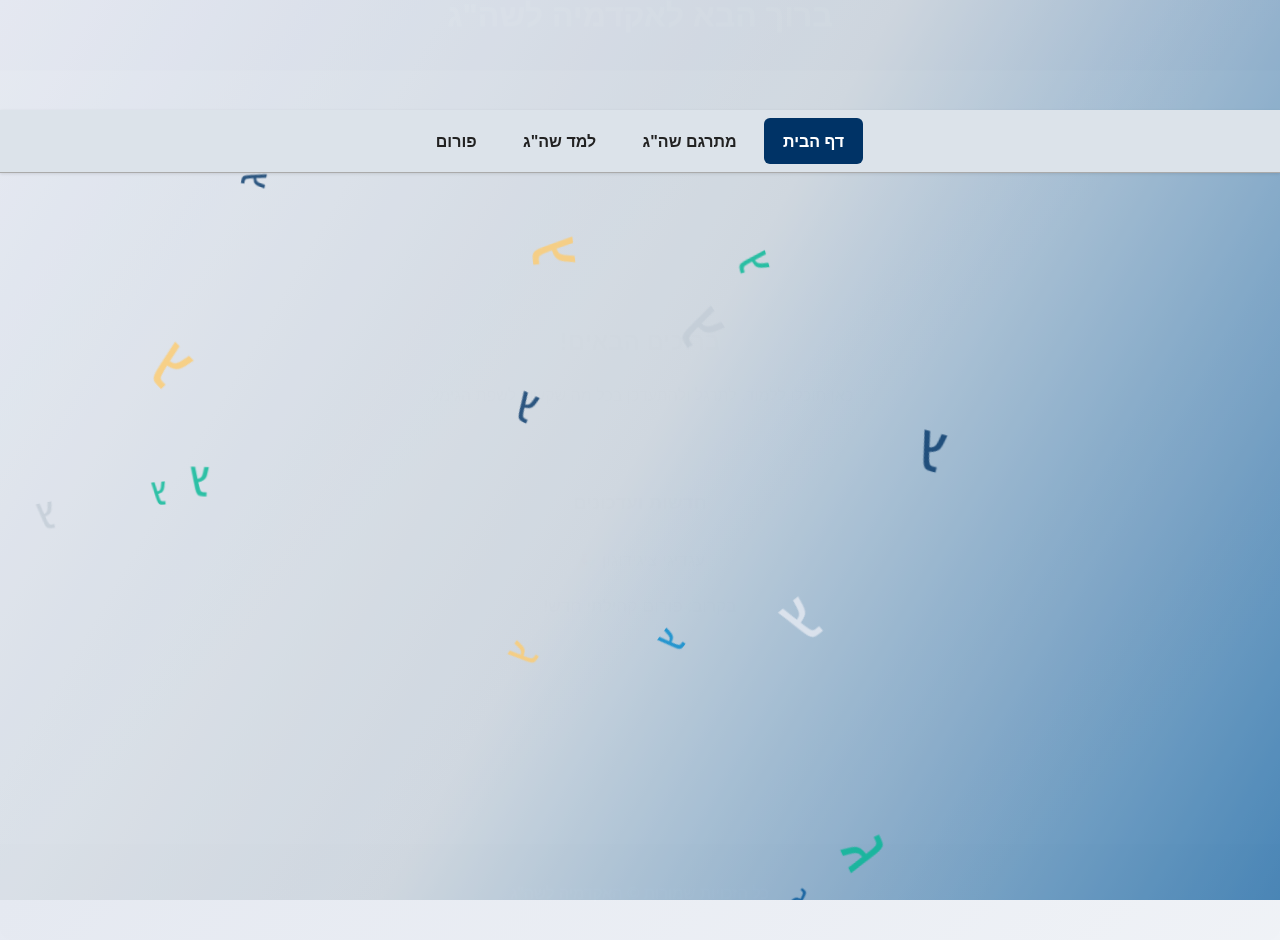
<file: index.html>
<!DOCTYPE html>
<html lang="he" dir="rtl">
<head>
  <meta charset="UTF-8" />
  <meta name="viewport" content="width=device-width, initial-scale=1.0"/>
  <title>האקדמיה לשה"ג</title>
  <link rel="stylesheet" href="style/main.css" />
  <script>
    window.onload = function() {
      window.location.href = "home/home.html";
    };
  </script>
</head>
<body>
  <div id="hebrew-bg"></div>
  <header>
    <div class="container">
      <h1>האקדמיה לשה"ג</h1>
    </div>
  </header>
  <main class="container" style="text-align:center;">
    <p>טוען את האתר...</p>
  </main>
  <footer>
    <p>כל הזכויות שמורות © האקדמיה לשה"ג</p>
  </footer>
</body>
</html>
</file>
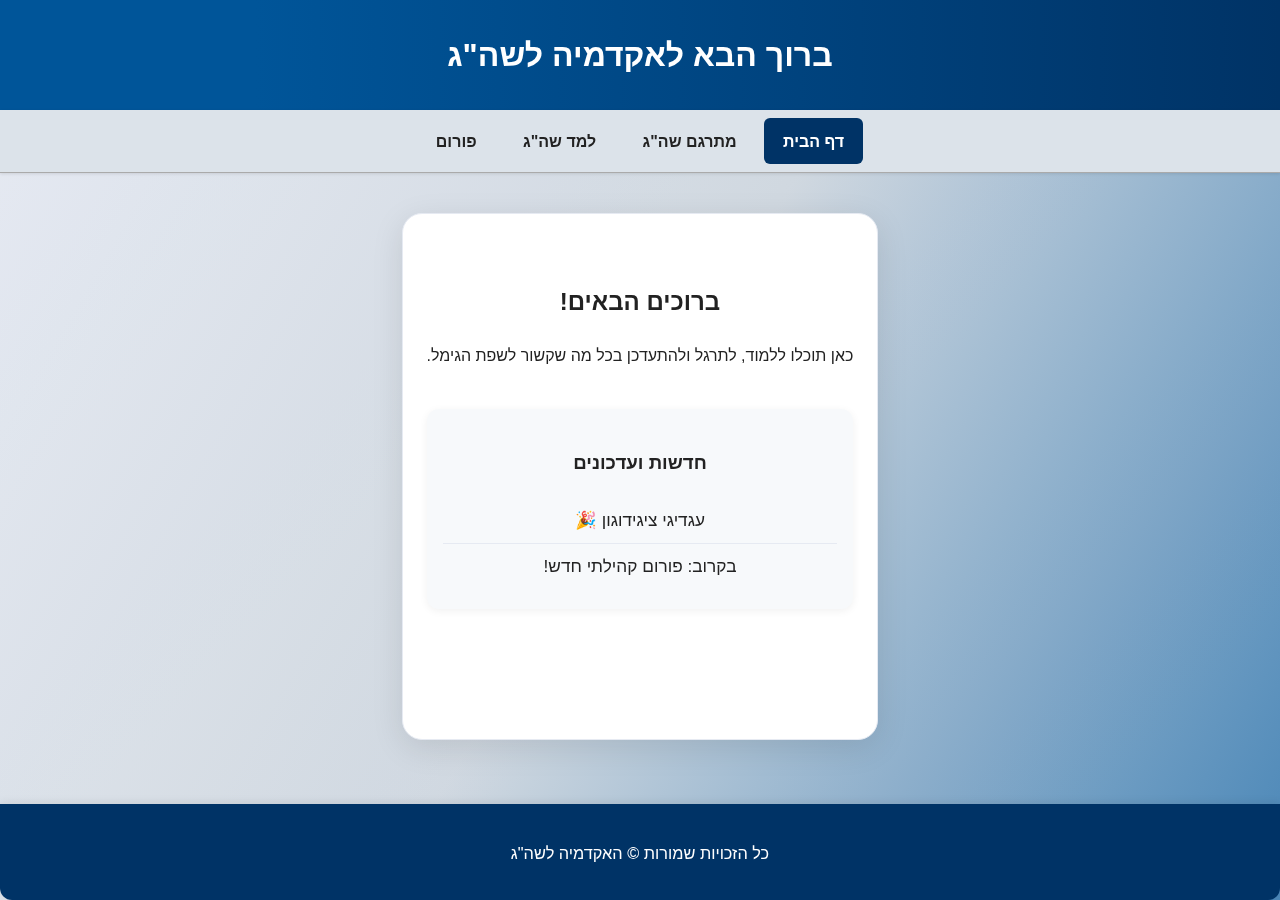
<file: home/home.html>
<!DOCTYPE html>
<html lang="he" dir="rtl">
<head>
  <meta charset="UTF-8" />
  <meta name="viewport" content="width=device-width, initial-scale=1.0"/>
  <title>דף הבית | האקדמיה לשה"ג</title>
  <link rel="stylesheet" href="../style/main.css" />
  <link rel="stylesheet" href="home.css" />
</head>
<body>
  <div id="hebrew-bg"></div>
  <header>
    <div class="container">
      <h1>ברוך הבא לאקדמיה לשה"ג</h1>
    </div>
  </header>
  <nav>
    <ul>
      <li class="active"><a href="home.html">דף הבית</a></li>
      <li><a href="../translator/translator.html">מתרגם שה"ג</a></li>
      <li><a href="../learn/learn.html">למד שה"ג</a></li>
      <li><a href="../forum/forum.html">פורום</a></li>
    </ul>
  </nav>
  <main class="container" style="text-align:center;">
    <section id="welcome">
      <h2>ברוכים הבאים!</h2>
      <p>כאן תוכלו ללמוד, לתרגל ולהתעדכן בכל מה שקשור לשפת הגימל.</p>
    </section>
    <section id="news">
      <h3>חדשות ועדכונים</h3>
      <ul id="news-list">
        <li>עגדיגי ציגידוגון 🎉</li>
        <li>בקרוב: פורום קהילתי חדש!</li>
      </ul>
    </section>
  </main>
  <footer>
    <p>כל הזכויות שמורות © האקדמיה לשה"ג</p>
  </footer>
  <script src="../script/bg.js"></script>
  <script src="home.js"></script>
</body>
</html>
</file>
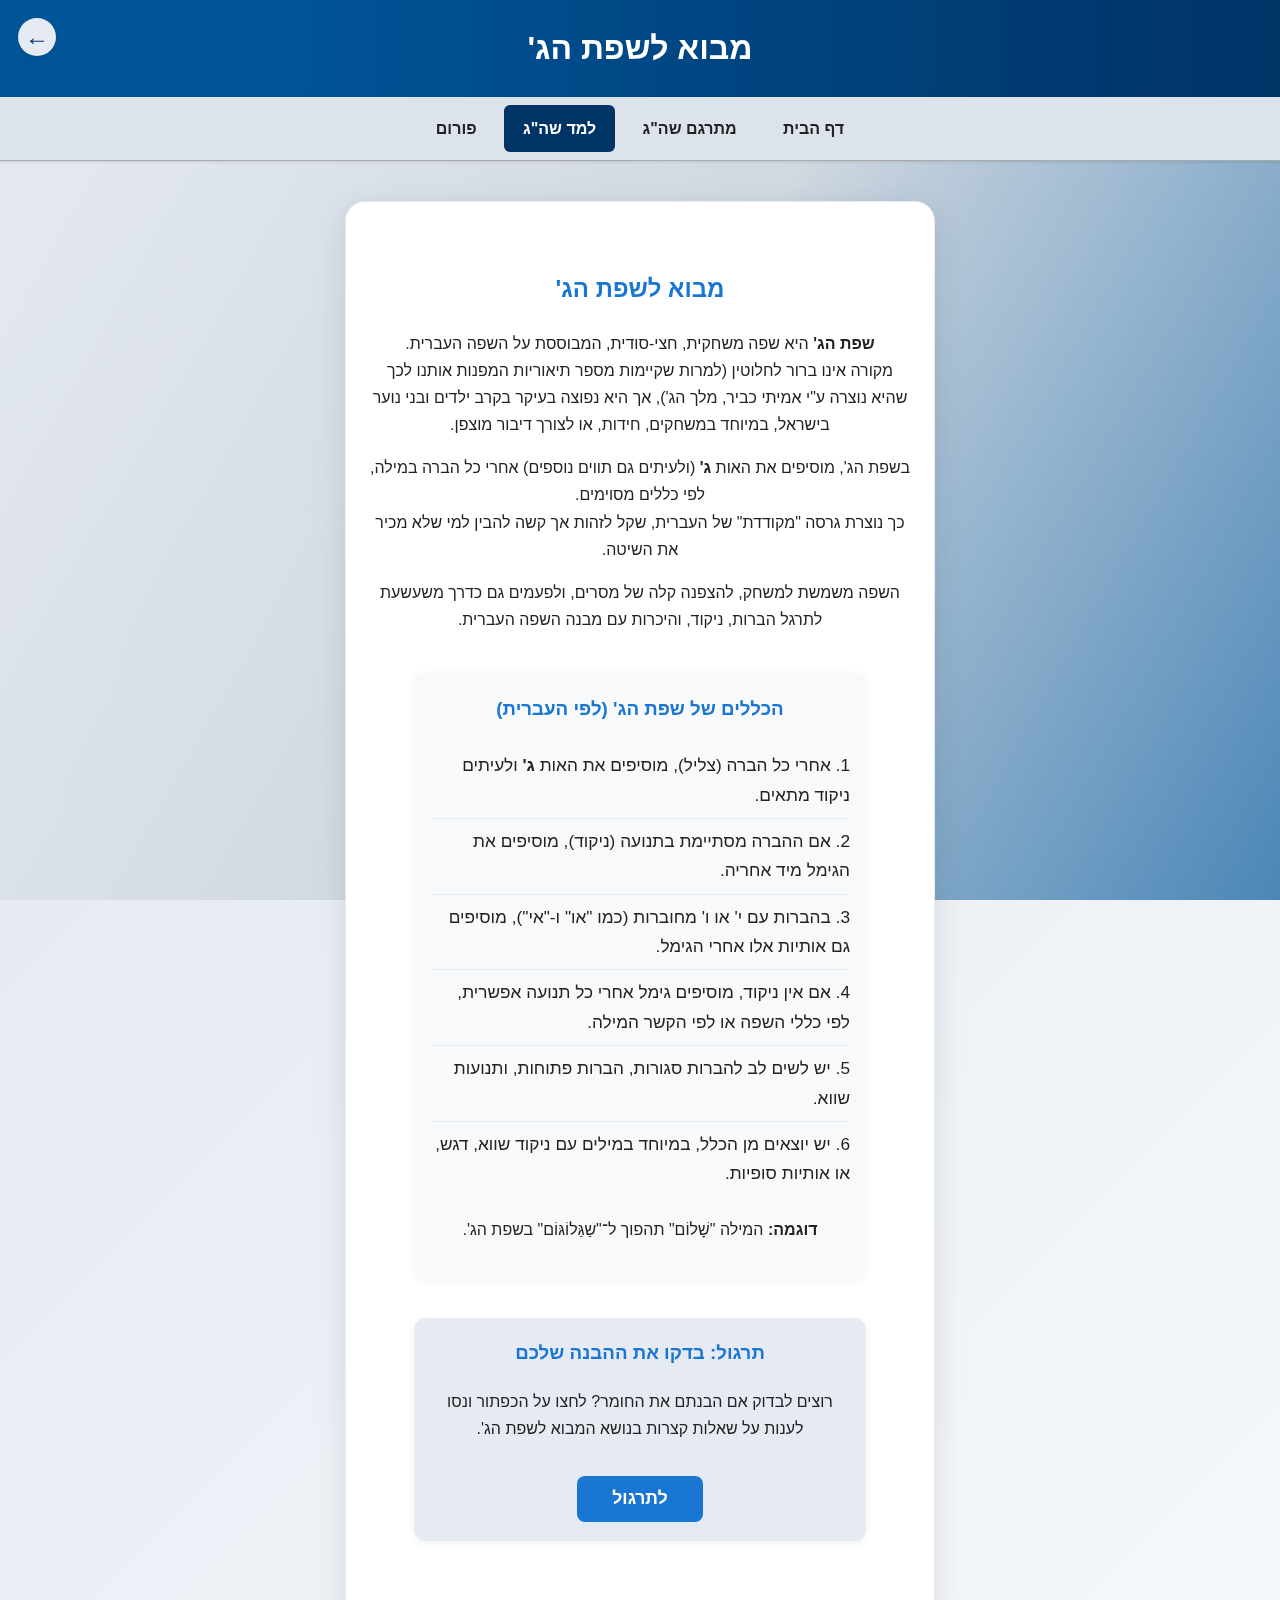
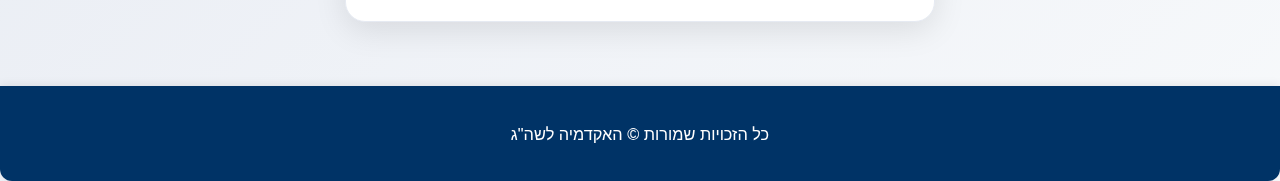
<file: learn/intro.html>
<!DOCTYPE html>
<html lang="he" dir="rtl">
<head>
  <meta charset="UTF-8" />
  <meta name="viewport" content="width=device-width, initial-scale=1.0"/>
  <title>מבוא לשפת הג' | למד שה"ג</title>
  <link rel="stylesheet" href="../style/main.css" />
  <link rel="stylesheet" href="learn.css" />
</head>
<body>
  <div id="hebrew-bg"></div>
  <header>
    <div class="container">
      <h1>מבוא לשפת הג'</h1>
    </div>
  </header>
  <nav>
    <ul>
      <li><a href="../home/home.html">דף הבית</a></li>
      <li><a href="../translator/translator.html">מתרגם שה"ג</a></li>
      <li class="active"><a href="learn.html">למד שה"ג</a></li>
      <li><a href="../forum/forum.html">פורום</a></li>
    </ul>
  </nav>
  <button class="back-btn" onclick="window.location.href='learn.html'" title="חזור">←</button>
  <main class="container" style="text-align:center;">
    <section id="intro">
      <h2>מבוא לשפת הג'</h2>
      <p>
        <strong>שפת הג'</strong> היא שפה משחקית, חצי-סודית, המבוססת על השפה העברית.<br>
        מקורה אינו ברור לחלוטין (למרות שקיימות מספר תיאוריות המפנות אותנו לכך שהיא נוצרה ע"י אמיתי כביר, מלך הג'), אך היא נפוצה בעיקר בקרב ילדים ובני נוער בישראל, במיוחד במשחקים, חידות, או לצורך דיבור מוצפן.
      </p>
      <p>
        בשפת הג', מוסיפים את האות <b>ג'</b> (ולעיתים גם תווים נוספים) אחרי כל הברה במילה, לפי כללים מסוימים.<br>
        כך נוצרת גרסה "מקודדת" של העברית, שקל לזהות אך קשה להבין למי שלא מכיר את השיטה.
      </p>
      <p>
        השפה משמשת למשחק, להצפנה קלה של מסרים, ולפעמים גם כדרך משעשעת לתרגל הברות, ניקוד, והיכרות עם מבנה השפה העברית.
      </p>
    </section>
    <section id="rules">
      <h3>הכללים של שפת הג' (לפי העברית)</h3>
      <ol>
        <li>אחרי כל הברה (צליל), מוסיפים את האות <b>ג'</b> ולעיתים ניקוד מתאים.</li>
        <li>אם ההברה מסתיימת בתנועה (ניקוד), מוסיפים את הגימל מיד אחריה.</li>
        <li>בהברות עם י' או ו' מחוברות (כמו "או" ו-"אי"), מוסיפים גם אותיות אלו אחרי הגימל.</li>
        <li>אם אין ניקוד, מוסיפים גימל אחרי כל תנועה אפשרית, לפי כללי השפה או לפי הקשר המילה.</li>
        <li>יש לשים לב להברות סגורות, הברות פתוחות, ותנועות שווא.</li>
        <li>יש יוצאים מן הכלל, במיוחד במילים עם ניקוד שווא, דגש, או אותיות סופיות.</li>
      </ol>
      <p>
        <b>דוגמה:</b> המילה <span dir="ltr">"שָׁלוֹם"</span> תהפוך ל־<span dir="ltr">"שַגַּלוֹגּוֹם"</span> בשפת הג'.
      </p>
    </section>
    <section id="exercise-intro" class="exercise-section">
      <h3>תרגול: בדקו את ההבנה שלכם</h3>
      <p>רוצים לבדוק אם הבנתם את החומר? לחצו על הכפתור ונסו לענות על שאלות קצרות בנושא המבוא לשפת הג'.</p>
      <button class="exercise-btn" onclick="startExercise()">לתרגול</button>
    </section>
    <div id="exercise-area"></div>
  </main>
  <footer>
    <p>כל הזכויות שמורות © האקדמיה לשה"ג</p>
  </footer>
  <script src="../script/bg.js"></script>
  <script src="learn.js"></script>
</body>
</html>
</file>
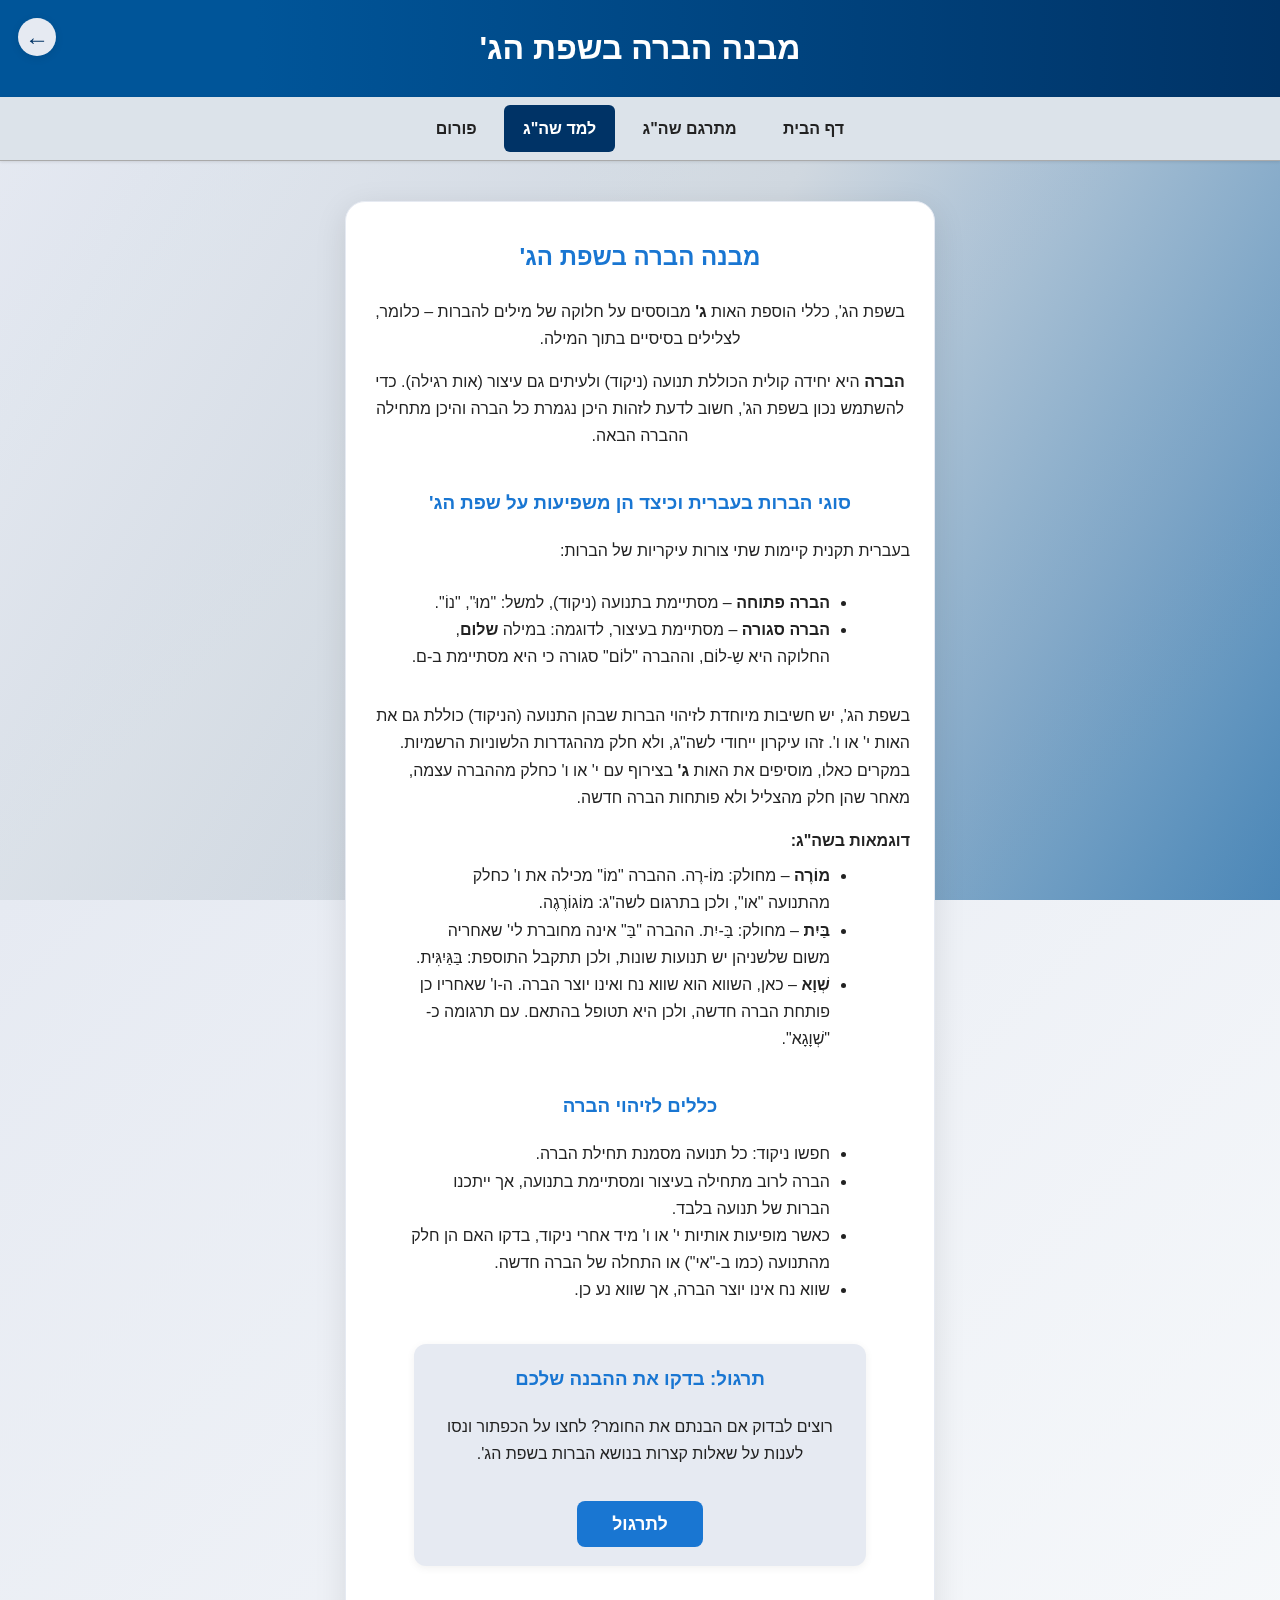
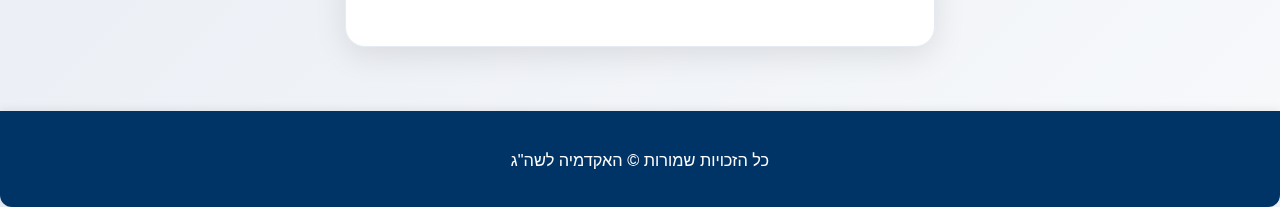
<file: learn/syllable.html>
<!DOCTYPE html>
<html lang="he" dir="rtl">
<head>
  <meta charset="UTF-8" />
  <meta name="viewport" content="width=device-width, initial-scale=1.0"/>
  <title>מבנה הברה בשפת הג' | למד שה"ג</title>
  <link rel="stylesheet" href="../style/main.css" />
  <link rel="stylesheet" href="learn.css" />
</head>
<body>
  <div id="hebrew-bg"></div>
  <header>
    <div class="container">
      <h1>מבנה הברה בשפת הג'</h1>
    </div>
  </header>
  <nav>
    <ul>
      <li><a href="../home/home.html">דף הבית</a></li>
      <li><a href="../translator/translator.html">מתרגם שה"ג</a></li>
      <li class="active"><a href="learn.html">למד שה"ג</a></li>
      <li><a href="../forum/forum.html">פורום</a></li>
    </ul>
  </nav>
  <button class="back-btn" onclick="window.location.href='learn.html'" title="חזור">←</button>
  <main class="container" style="text-align:center;">
    <section>
      <h2>מבנה הברה בשפת הג'</h2>
      <p>
        בשפת הג', כללי הוספת האות <b>ג'</b> מבוססים על חלוקה של מילים להברות – כלומר, לצלילים בסיסיים בתוך המילה.
      </p>
      <p>
        <b>הברה</b> היא יחידה קולית הכוללת תנועה (ניקוד) ולעיתים גם עיצור (אות רגילה). כדי להשתמש נכון בשפת הג', חשוב לדעת לזהות היכן נגמרת כל הברה והיכן מתחילה ההברה הבאה.
      </p>
      <h3 style="margin-top:2em;">סוגי הברות בעברית וכיצד הן משפיעות על שפת הג'</h3>
      <p style="text-align:right;max-width:600px;margin:0 auto 1.5em auto;">
        בעברית תקנית קיימות שתי צורות עיקריות של הברות:
      </p>
      <ul style="text-align:right;max-width:420px;margin:0 auto 1.5em auto;">
        <li><b>הברה פתוחה</b> – מסתיימת בתנועה (ניקוד), למשל: <span dir="ltr">"מוּ"</span>, <span dir="ltr">"נוֹ"</span>.</li>
        <li><b>הברה סגורה</b> – מסתיימת בעיצור, לדוגמה: במילה <b>שלום</b>, החלוקה היא שַ-לוֹם, וההברה "לוֹם" סגורה כי היא מסתיימת ב-ם.</li>
      </ul>

      <p style="text-align:right;max-width:600px;margin:2em auto 1em auto;">
        בשפת הג', יש חשיבות מיוחדת לזיהוי הברות שבהן התנועה (הניקוד) כוללת גם את האות י' או ו'. זהו עיקרון ייחודי לשה"ג, ולא חלק מההגדרות הלשוניות הרשמיות. במקרים כאלו, מוסיפים את האות <b>ג'</b> בצירוף עם י' או ו' כחלק מההברה עצמה, מאחר שהן חלק מהצליל ולא פותחות הברה חדשה.
      </p>

      <h4 style="text-align:right;max-width:600px;margin:0 auto 0.5em auto;">דוגמאות בשה"ג:</h4>
      <ul style="text-align:right;max-width:420px;margin:0 auto 1.5em auto;">
        <li>
          <b>מוֹרֶה</b> – מחולק: מוֹ-רֶה. ההברה "מוֹ" מכילה את ו' כחלק מהתנועה "או", ולכן בתרגום לשה"ג: <span dir="ltr">מוֹגוֹרֶגֶה</span>.
        </li>
        <li>
          <b>בַּיִת</b> – מחולק: בַּ-יִת. ההברה "בַּ" אינה מחוברת לי' שאחריה משום שלשניהן יש תנועות שונות, ולכן תתקבל התוספת: <span dir="ltr">בַּגַּיִגִּית</span>.
        </li>
        <li>
          <b>שְׁוָא</b> – כאן, השווא הוא שווא נח ואינו יוצר הברה. ה-ו' שאחריו כן פותחת הברה חדשה, ולכן היא תטופל בהתאם. עם תרגומה כ-"שְׁוָגָא".
        </li>
      </ul>
      <h3 style="margin-top:2em;">כללים לזיהוי הברה</h3>
      <ul style="text-align:right;max-width:420px;margin:0 auto 1.5em auto;">
        <li>חפשו ניקוד: כל תנועה מסמנת תחילת הברה.</li>
        <li>הברה לרוב מתחילה בעיצור ומסתיימת בתנועה, אך ייתכנו הברות של תנועה בלבד.</li>
        <li>כאשר מופיעות אותיות י' או ו' מיד אחרי ניקוד, בדקו האם הן חלק מהתנועה (כמו ב-"אי") או התחלה של הברה חדשה.</li>
        <li>שווא נח אינו יוצר הברה, אך שווא נע כן.</li>
      </ul>
    </section>
    <section id="exercise-intro" class="exercise-section">
      <h3>תרגול: בדקו את ההבנה שלכם</h3>
      <p>רוצים לבדוק אם הבנתם את החומר? לחצו על הכפתור ונסו לענות על שאלות קצרות בנושא הברות בשפת הג'.</p>
      <button class="exercise-btn" onclick="startExercise()">לתרגול</button>
    </section>
    <div id="exercise-area"></div>
  </main>
  <footer>
    <p>כל הזכויות שמורות © האקדמיה לשה"ג</p>
  </footer>
  <script src="../script/bg.js"></script>
  <script src="learn.js"></script>
</body>
</html>
</file>
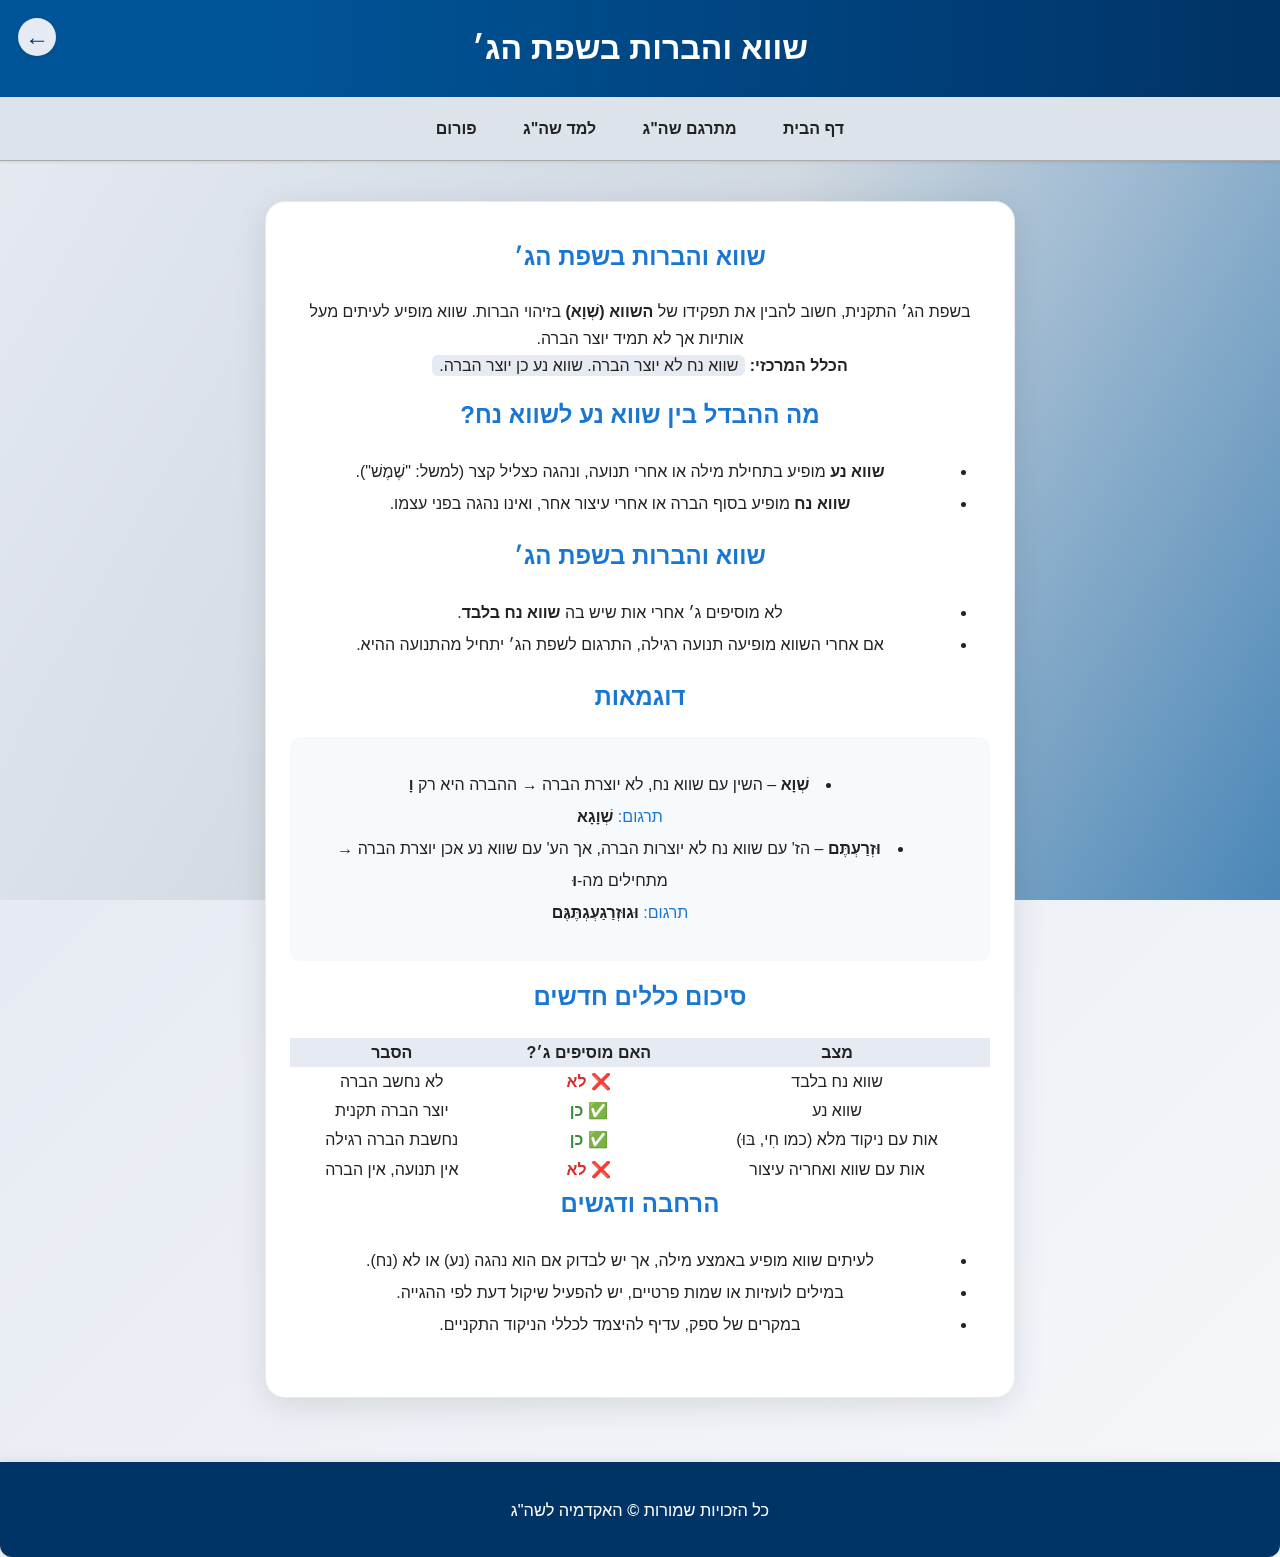
<file: learn/syllablesandshva.html>
<!DOCTYPE html>
<html lang="he" dir="rtl">
<head>
  <meta charset="UTF-8" />
  <meta name="viewport" content="width=device-width, initial-scale=1.0"/>
  <title>שווא והברות בשפת הג׳ | למד שה"ג</title>
  <link rel="stylesheet" href="../style/main.css" />
  <link rel="stylesheet" href="learn.css" />
</head>
<body>
  <div id="hebrew-bg"></div>
  <header>
    <div class="container">
      <h1>שווא והברות בשפת הג׳</h1>
    </div>
  </header>
  <nav>
    <ul>
      <li><a href="../home/home.html">דף הבית</a></li>
      <li><a href="../translator/translator.html">מתרגם שה"ג</a></li>
      <li><a href="learn.html">למד שה"ג</a></li>
      <li><a href="../forum/forum.html">פורום</a></li>
    </ul>
  </nav>
  <button class="back-btn" onclick="window.location.href='learn.html'" title="חזור">←</button>
  <main class="container" style="max-width:700px;">
    <section>
      <h2>שווא והברות בשפת הג׳</h2>
      <p>
        בשפת הג׳ התקנית, חשוב להבין את תפקידו של <b>השווא (שְׁוָא)</b> בזיהוי הברות. שווא מופיע לעיתים מעל אותיות אך לא תמיד יוצר הברה.<br>
        <b>הכלל המרכזי:</b> <span style="background:#e6eaf2;padding:2px 7px;border-radius:6px;">שווא נח לא יוצר הברה. שווא נע כן יוצר הברה.</span>
      </p>
    </section>
    <section>
      <h2>מה ההבדל בין שווא נע לשווא נח?</h2>
      <ul style="line-height:2;">
        <li>
          <b>שווא נע</b> מופיע בתחילת מילה או אחרי תנועה, ונהגה כצליל קצר (למשל: <span dir="ltr" style="font-family:inherit;">"שֶׁמֶשׁ"</span>).
        </li>
        <li>
          <b>שווא נח</b> מופיע בסוף הברה או אחרי עיצור אחר, ואינו נהגה בפני עצמו.
        </li>
      </ul>
    </section>
    <section>
      <h2>שווא והברות בשפת הג׳</h2>
      <ul style="line-height:2;">
        <li>לא מוסיפים ג׳ אחרי אות שיש בה <b>שווא נח בלבד</b>.</li>
        <li>אם אחרי השווא מופיעה תנועה רגילה, התרגום לשפת הג׳ יתחיל מהתנועה ההיא.</li>
      </ul>
    </section>
    <section>
      <h2>דוגמאות</h2>
      <div class="examples" style="background:#f7fafd;border-radius:10px;padding:1em 1.5em;margin-bottom:1em;">
        <ul style="list-style:disc inside;line-height:2;">
          <li>
            <b>שְׁוָא</b> – השין עם שווא נח, לא יוצרת הברה → ההברה היא רק <b>וָ</b> <br>
            <span style="color:#1976d2;">תרגום:</span> <span style="font-weight:bold;">שְׁוָגָא</span>
          </li>
          <li>
            <b>וּזְרַעְתֶּם</b> – הז' עם שווא נח לא יוצרות הברה, אך הע' עם שווא נע אכן יוצרת הברה → מתחילים מה-<b>וּ</b> <br>
            <span style="color:#1976d2;">תרגום:</span> <span style="font-weight:bold;">וּגוּזְרַגַעְגְתֶּגֶּם</span>
          </li>
        </ul>
      </div>
    </section>
    <section>
      <h2>סיכום כללים חדשים</h2>
      <div style="overflow-x:auto;">
        <table class="rules-table" style="width:100%;border-collapse:collapse;text-align:center;">
          <thead>
            <tr style="background:#e6eaf2;">
              <th>מצב</th>
              <th>האם מוסיפים ג׳?</th>
              <th>הסבר</th>
            </tr>
          </thead>
          <tbody>
            <tr>
              <td>שווא נח בלבד</td>
              <td style="color:#d32f2f;font-weight:bold;">❌ לא</td>
              <td>לא נחשב הברה</td>
            </tr>
            <tr>
              <td>שווא נע</td>
              <td style="color:#388e3c;font-weight:bold;">✅ כן</td>
              <td>יוצר הברה תקנית</td>
            </tr>
            <tr>
              <td>אות עם ניקוד מלא (כמו חִי, בּוּ)</td>
              <td style="color:#388e3c;font-weight:bold;">✅ כן</td>
              <td>נחשבת הברה רגילה</td>
            </tr>
            <tr>
              <td>אות עם שווא ואחריה עיצור</td>
              <td style="color:#d32f2f;font-weight:bold;">❌ לא</td>
              <td>אין תנועה, אין הברה</td>
            </tr>
          </tbody>
        </table>
      </div>
    </section>
    <section>
      <h2>הרחבה ודגשים</h2>
      <ul style="line-height:2;">
        <li>לעיתים שווא מופיע באמצע מילה, אך יש לבדוק אם הוא נהגה (נע) או לא (נח).</li>
        <li>במילים לועזיות או שמות פרטיים, יש להפעיל שיקול דעת לפי ההגייה.</li>
        <li>במקרים של ספק, עדיף להיצמד לכללי הניקוד התקניים.</li>
      </ul>
    </section>
  </main>
  <footer>
    <p>כל הזכויות שמורות © האקדמיה לשה"ג</p>
  </footer>
  <script src="../script/bg.js"></script>
  <script src="learn.js"></script>
</body>
</html>
</file>
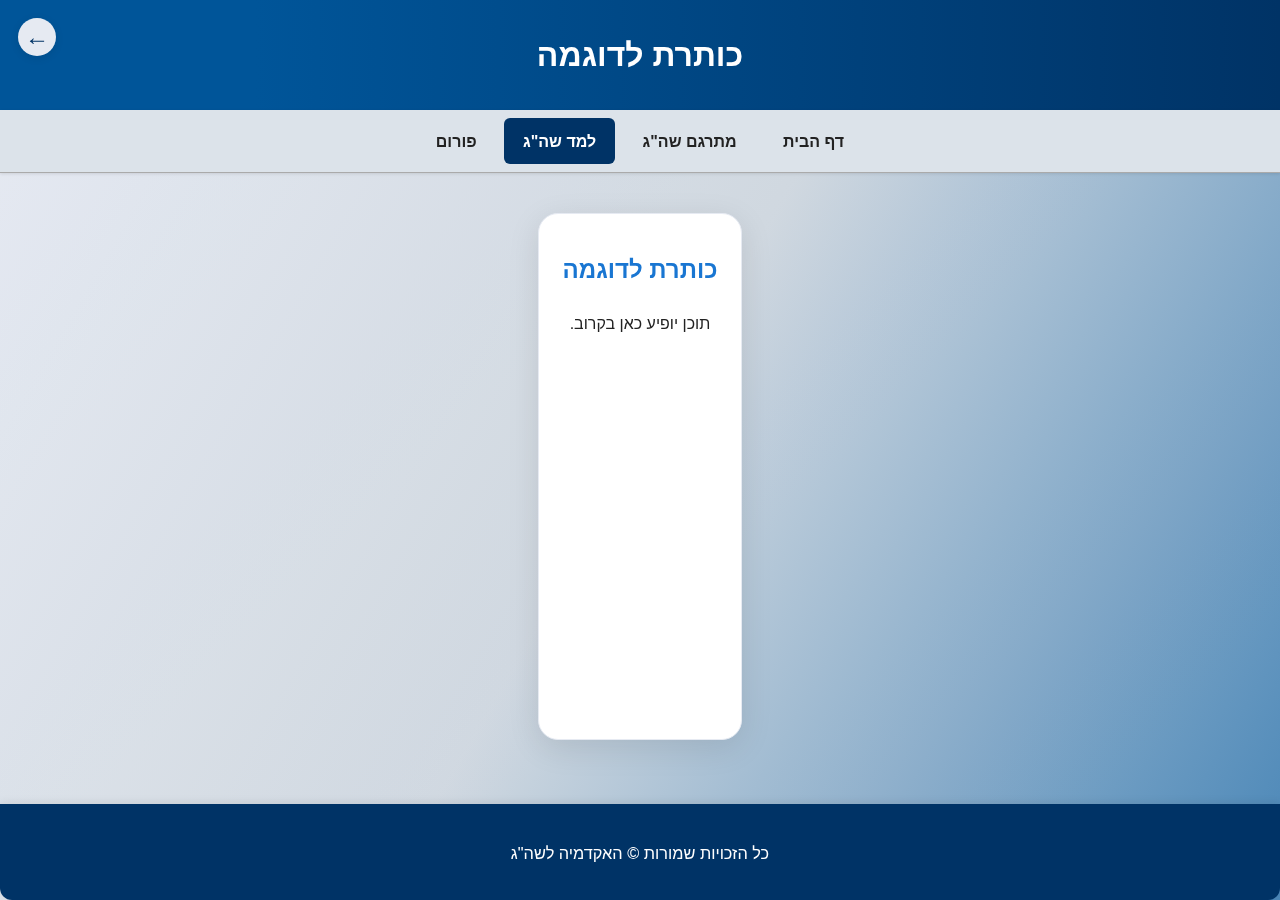
<file: learn/template1.html>
<!DOCTYPE html>
<html lang="he" dir="rtl">
<head>
  <meta charset="UTF-8" />
  <meta name="viewport" content="width=device-width, initial-scale=1.0"/>
  <title>כותרת לדוגמה | למד שה"ג</title>
  <link rel="stylesheet" href="../style/main.css" />
  <link rel="stylesheet" href="learn.css" />
</head>
<body>
  <div id="hebrew-bg"></div>
  <header>
    <div class="container">
      <h1>כותרת לדוגמה</h1>
    </div>
  </header>
  <nav>
    <ul>
      <li><a href="../home/home.html">דף הבית</a></li>
      <li><a href="../translator/translator.html">מתרגם שה"ג</a></li>
      <li class="active"><a href="learn.html">למד שה"ג</a></li>
      <li><a href="../forum/forum.html">פורום</a></li>
    </ul>
  </nav>
  <button class="back-btn" onclick="window.location.href='learn.html'" title="חזור">←</button>
  <main class="container" style="text-align:center;">
    <section>
      <h2>כותרת לדוגמה</h2>
      <p>תוכן יופיע כאן בקרוב.</p>
    </section>
  </main>
  <footer>
    <p>כל הזכויות שמורות © האקדמיה לשה"ג</p>
  </footer>
  <script src="../script/bg.js"></script>
  <script src="learn.js"></script>
</body>
</html>
</file>
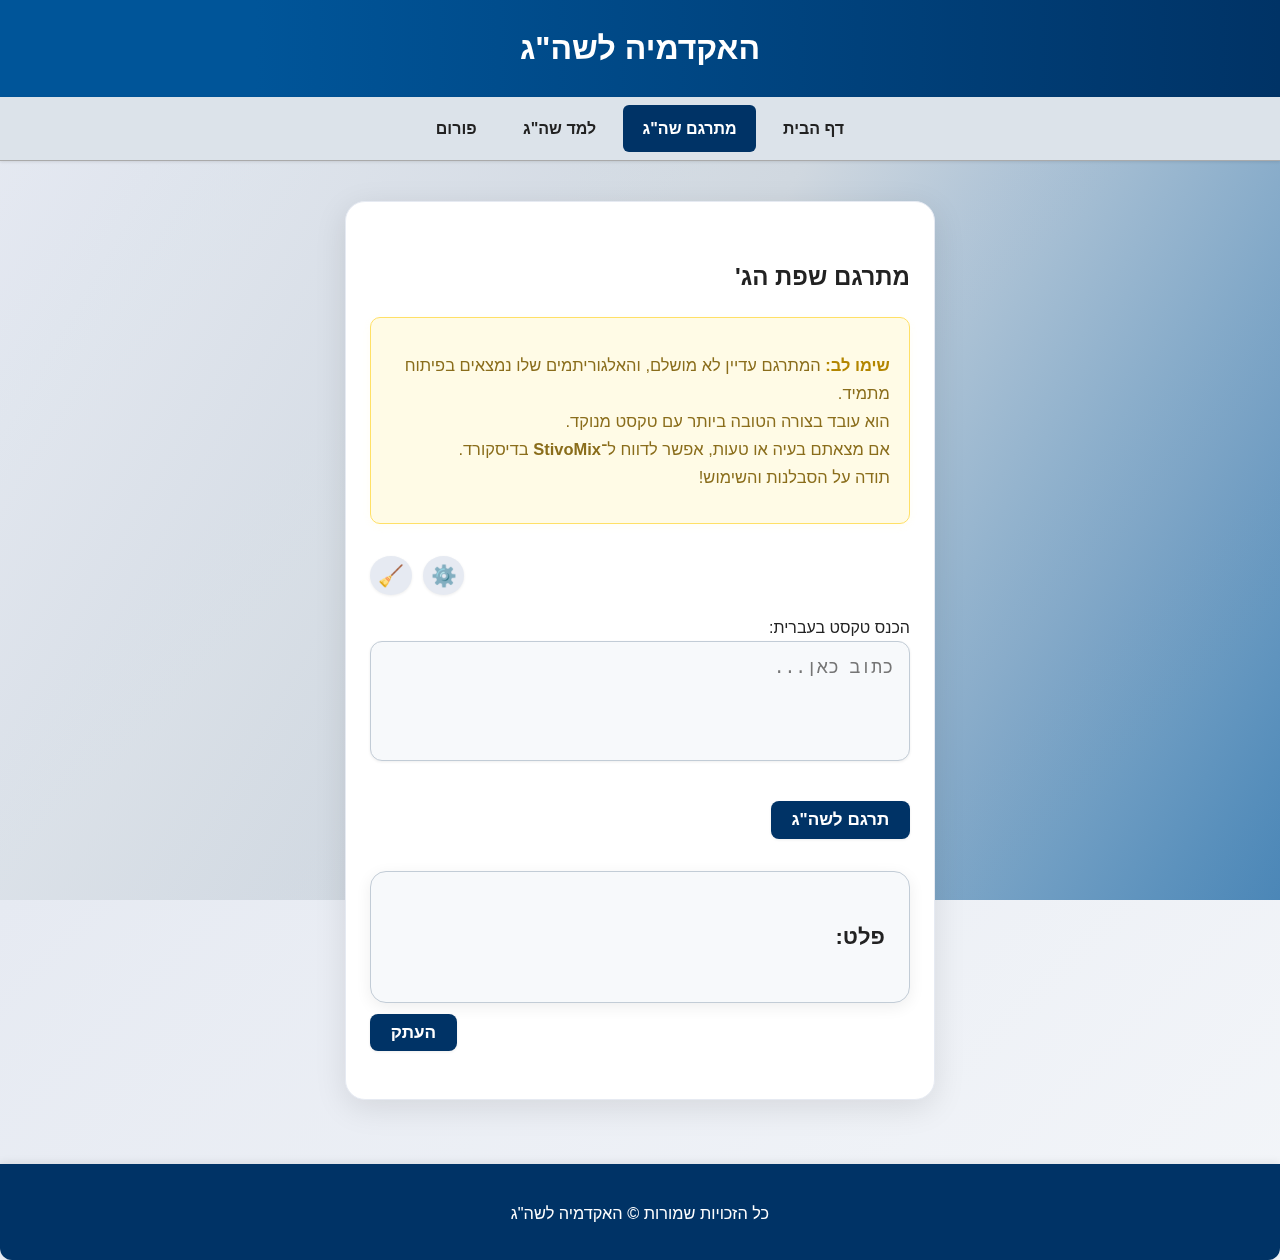
<file: translator/translator.html>
<!DOCTYPE html>
<html lang="he" dir="rtl">
<head>
  <meta charset="UTF-8" />
  <meta name="viewport" content="width=device-width, initial-scale=1.0"/>
  <title>מתרגם שה"ג | האקדמיה לשה"ג</title>
  <link rel="stylesheet" href="../style/main.css" />
  <link rel="stylesheet" href="translator.css" />
</head>
<body>
  <div id="hebrew-bg"></div>

  <header>
    <div class="container">
      <h1>האקדמיה לשה"ג</h1>
    </div>
  </header>

  <nav>
    <ul>
      <li><a href="../home/home.html">דף הבית</a></li>
      <li class="active"><a href="translator.html">מתרגם שה"ג</a></li>
      <li><a href="../learn/learn.html">למד שה"ג</a></li>
      <li><a href="../forum/forum.html">פורום</a></li>
    </ul>
  </nav>

  <main class="container">
    <section id="translator">
      <h2>מתרגם שפת הג'</h2>
        <div class="translator-notice">
          <p>
            <strong>שימו לב:</strong> המתרגם עדיין לא מושלם, והאלגוריתמים שלו נמצאים בפיתוח מתמיד.<br>
            הוא עובד בצורה הטובה ביותר עם טקסט מנוקד.<br>
            אם מצאתם בעיה או טעות, אפשר לדווח ל־<b>StivoMix</b> בדיסקורד.<br>
            תודה על הסבלנות והשימוש!
          </p>
        </div>
      <div class="translator-toolbar">
        <button id="settingsBtn" title="הגדרות תרגום">⚙️</button>
        <button id="clearBtn" title="נקה שדה">🧹</button>
      </div>
      <div id="settingsPanel" class="settings-panel" style="display:none;">
        <label class="checkbox-container">
          <input type="checkbox" id="showNikud" checked>
          הצג ניקוד
        </label>
        <label>
          <input type="checkbox" id="highlightGimel">
          הדגש גימלים נוספים
        </label>
        <label>
          <input type="checkbox" id="highlightExtra">
          הדגש תווים נוספים
        </label>
        <label>
          <input type="checkbox" id="highlightSyllables">
          הדגש הברות ואי הברות
        </label>
      </div>
      <label for="inputText">הכנס טקסט בעברית:</label>
      <textarea id="inputText" placeholder="כתוב כאן..." oninput="validateHebrew(this)"></textarea>
      <button onclick="translateText()">תרגם לשה"ג</button>
      <div id="output">
        <h3>פלט:</h3>
        <p id="translatedText"></p>
      </div>
      <button id="copyButton" style="float: left; margin-bottom: 0.5rem;">העתק</button>
    </section>
  </main>

  <footer>
    <p>כל הזכויות שמורות © האקדמיה לשה"ג</p>
  </footer>

  <script src="translator.js"></script>
  <script src="../script/bg.js"></script>
</body>
</html>
</file>
<file: style/main.css>
html, body {
  height: 100%;
}

body {
  min-height: 100vh;
  display: flex;
  flex-direction: column;
}

body {
  font-family: "Noto Sans Hebrew", "Segoe UI", Arial, sans-serif;
  margin: 0;
  background: linear-gradient(135deg, #e6eaf2 0%, #f7f9fb 100%);
  color: #222;
  min-height: 100vh;
  direction: rtl;
  line-height: 1.7;
  overflow-x: hidden;
}

header {
  background: linear-gradient(to left, #003366, #005599 80%);
  color: white;
  height: 110px;
  display: flex;
  align-items: center;
  justify-content: center;
  box-shadow: 0 2px 16px rgba(0,0,0,0.13);
  animation: fadeInDown 1s;
}

@keyframes fadeInDown {
  from { opacity: 0; transform: translateY(-40px);}
  to { opacity: 1; transform: translateY(0);}
}

main.container {
  max-width: 540px;
  margin: 2.5rem auto 0 auto;
  padding: 2.2rem 1.5rem 2.5rem 1.5rem;
  background: #fff;
  border-radius: 20px;
  box-shadow: 0 8px 32px rgba(0,0,0,0.10);
  border: 1.5px solid #e6eaf2;
  animation: fadeInUp 1.2s;
  flex: 1 0 auto;
}

@keyframes fadeInUp {
  from { opacity: 0; transform: translateY(40px);}
  to { opacity: 1; transform: translateY(0);}
}

footer {
  background-color: #003366;
  color: white;
  text-align: center;
  padding: 1.2rem 0 1rem 0;
  margin-top: 4rem;
  font-size: 1.02rem;
  border-radius: 0 0 12px 12px;
  box-shadow: 0 -2px 8px rgba(0,0,0,0.07);
  animation: fadeInUp 1.2s;
  flex-shrink: 0;
}

nav {
  background-color: #dce3ea;
  padding: 0.5rem 1rem;
  border-bottom: 1px solid #aaa;
  box-shadow: 0 1px 3px rgba(0,0,0,0.1);
}

nav ul {
  list-style: none;
  display: flex;
  justify-content: center;
  margin: 0;
  padding: 0;
  flex-wrap: wrap;
  gap: 0.5rem;
}

nav li {
  padding: 0.6rem 1.2rem;
  font-weight: bold;
  border-radius: 6px;
  transition: background 0.2s, color 0.2s;
  cursor: pointer;
  background: transparent;
}

nav li:hover, nav li.active {
  background-color: #003366;
  color: #fff;
}

nav a {
  color: inherit;
  text-decoration: none;
  display: block;
  width: 100%;
  height: 100%;
  transition: color 0.2s;
}

nav li:hover a,
nav li.active a {
  color: #fff;
}

@media (max-width: 700px) {
  main.container {
    padding: 0.7rem;
    max-width: 98vw;
  }
  #output {
    padding: 0.7rem;
    font-size: 1rem;
  }
  .settings-panel {
    padding: 0.5rem;
    font-size: 0.97rem;
  }
  textarea {
    font-size: 1rem;
    padding: 0.7rem;
  }
}

body::before {
  content: "";
  position: fixed;
  top: 0; right: 0; bottom: 0; left: 0;
  z-index: 0;
  pointer-events: none;
  background: linear-gradient(120deg, #e6eaf2 0%, #c2ccd6 50%, #005599 100%);
  opacity: 0.7;
  animation: bgMove 1s ease-in-out infinite alternate;
}

@keyframes bgMove {
  0% {
    background-position: 0% 50%;
    filter: blur(0px);
  }
  50% {
    background-position: 100% 50%;
    filter: blur(2px);
  }
  100% {
    background-position: 0% 50%;
    filter: blur(0px);
  }
}

#hebrew-bg {
  position: fixed;
  inset: 0;
  z-index: 0;
  pointer-events: none;
  overflow: hidden;
}

.hebrew-float {
  position: absolute;
  font-size: 2.2rem;
  font-family: "Noto Sans Hebrew", "Segoe UI", Arial, sans-serif;
  color: #00559988;
  opacity: 0.7;
  animation: floatHebrew 12s linear infinite;
  user-select: none;
  filter: blur(0.5px);
  will-change: transform, opacity;
}

@keyframes floatHebrew {
  0% {
    transform: translateY(110vh) scale(1) rotate(0deg);
    opacity: 0;
  }
  10% {
    opacity: 0.8;
  }
  85% {
    opacity: 0.8;
  }
  100% {
    transform: translateY(-10vh) scale(1.2) rotate(360deg);
    opacity: 0;
  }
}

body > * {
  position: relative;
  z-index: 1;
}
</file>
<file: home/home.css>
#welcome {
  margin-top: 2rem;
}

#news {
  margin-top: 2.5rem;
  background: #f7f9fb;
  border-radius: 12px;
  padding: 1.2rem 1rem;
  box-shadow: 0 2px 8px rgba(0,0,0,0.06);
  max-width: 420px;
  margin-left: auto;
  margin-right: auto;
}

#news-list {
  list-style: none;
  padding: 0;
  margin: 0;
}

#news-list li {
  padding: 0.5rem 0;
  border-bottom: 1px solid #e6eaf2;
  font-size: 1.08rem;
}

#news-list li:last-child {
  border-bottom: none;
}
</file>
<file: learn/learn.css>
main.container {
  max-width: 540px;
  margin: 2.5rem auto 0 auto;
  padding: 2.2rem 1.5rem 2.5rem 1.5rem;
  background: #fff;
  border-radius: 20px;
  box-shadow: 0 8px 32px rgba(0,0,0,0.10);
  border: 1.5px solid #e6eaf2;
  animation: fadeInUp 1.2s;
  flex: 1 0 auto;
  text-align: center;
}

#intro {
  margin-top: 2rem;
}

#rules {
  margin-top: 2.5rem;
  background: #f7f9fb;
  border-radius: 12px;
  padding: 1.2rem 1rem;
  box-shadow: 0 2px 8px rgba(0,0,0,0.06);
  max-width: 420px;
  margin-left: auto;
  margin-right: auto;
}

#rules ol {
  list-style: decimal inside;
  padding: 0;
  margin: 0 0 1.2rem 0;
  text-align: right;
}

#rules li {
  padding: 0.5rem 0;
  border-bottom: 1px solid #e6eaf2;
  font-size: 1.08rem;
}

#rules li:last-child {
  border-bottom: none;
}

h2, h3 {
  color: #1976d2;
  margin-top: 0;
}

footer {
  background-color: #003366;
  color: white;
  text-align: center;
  padding: 1.2rem 0 1rem 0;
  margin-top: 4rem;
  font-size: 1.02rem;
  border-radius: 0 0 12px 12px;
  box-shadow: 0 -2px 8px rgba(0,0,0,0.07);
  animation: fadeInUp 1.2s;
  flex-shrink: 0;
}

.back-btn {
  position: fixed;
  top: 18px;
  left: 18px;
  z-index: 10;
  background: #e6eaf2;
  color: #003366;
  border: none;
  border-radius: 50%;
  width: 38px;
  height: 38px;
  font-size: 1.5rem;
  font-weight: bold;
  cursor: pointer;
  box-shadow: 0 2px 8px rgba(0,0,0,0.10);
  transition: background 0.2s, color 0.2s;
}
.back-btn:hover {
  background: #003366;
  color: #fff;
}

.learn-windows {
  display: flex;
  flex-wrap: wrap;
  gap: 2rem;
  justify-content: center;
  margin-top: 2.5rem;
}

.learn-window {
  display: flex;
  flex-direction: column;
  align-items: center;
  background: #f7f9fb;
  border-radius: 16px;
  box-shadow: 0 2px 8px rgba(0,0,0,0.08);
  padding: 1.2rem 1.5rem 1.2rem 1.5rem;
  width: 180px;
  text-decoration: none;
  color: #003366;
  transition: box-shadow 0.2s, background 0.2s;
  cursor: pointer;
}
.learn-window:hover {
  background: #e6eaf2;
  box-shadow: 0 4px 16px rgba(0,0,0,0.13);
}
.learn-window img {
  width: 80px;
  height: 80px;
  object-fit: contain;
  margin-bottom: 1rem;
}
.learn-window span {
  font-size: 1.13rem;
  font-weight: bold;
  margin-top: 0.5rem;
}

.exercise-section {
  background: #e6eaf2;
  border-radius: 12px;
  padding: 1.2rem 1rem;
  margin: 2.5rem auto 0 auto;
  max-width: 420px;
  box-shadow: 0 2px 8px rgba(0,0,0,0.06);
}
.exercise-btn {
  background: #1976d2;
  color: #fff;
  border: none;
  border-radius: 8px;
  padding: 0.7em 2em;
  font-size: 1.1rem;
  font-weight: bold;
  margin-top: 1em;
  cursor: pointer;
  transition: background 0.2s;
}
.exercise-btn:hover {
  background: #003366;
}
#exercise-area {
  margin: 2.5rem auto 0 auto;
  max-width: 420px;
  text-align: right;
}

.exercise-question {
  background: #fff;
  border: 2px solid #e6eaf2;
  border-radius: 12px;
  box-shadow: 0 2px 8px rgba(0,0,0,0.08);
  padding: 1.5rem 1.2rem 1.2rem 1.2rem;
  margin-bottom: 1.2rem;
}

.exercise-question p {
  font-size: 1.13rem;
  font-weight: bold;
  margin-bottom: 1.2em;
}

.exercise-question label {
  display: block;
  margin-bottom: 0.7em;
  font-size: 1.08rem;
  cursor: pointer;
}

.exercise-question input[type="radio"] {
  margin-left: 0.5em;
}

.exercise-question button {
  background: #04AA6D;
  color: #fff;
  border: none;
  border-radius: 8px;
  padding: 0.7em 2em;
  font-size: 1.1rem;
  font-weight: bold;
  margin-top: 1em;
  cursor: pointer;
  transition: background 0.2s;
}

.exercise-question button:hover {
  background: #038e5a;
}

#exercise-feedback {
  margin-top: 1.2em;
  font-size: 1.08rem;
}

.exercise-card {
  background: #fff;
  border: 2px solid #e6eaf2;
  border-radius: 12px;
  box-shadow: 0 2px 8px rgba(0,0,0,0.08);
  padding: 1.5rem 1.2rem 1.2rem 1.2rem;
  margin-bottom: 1.2rem;
  max-width: 420px;
  margin-left: auto;
  margin-right: auto;
  text-align: right;
}

.exercise-card h2 {
  font-size: 1.25rem;
  margin: 0 0 1.2em 0;
  display: flex;
  align-items: center;
  gap: 0.5em;
}

.questionmark {
  display: inline-block;
  background: #1976d2;
  color: #fff;
  border-radius: 50%;
  width: 1.5em;
  height: 1.5em;
  text-align: center;
  line-height: 1.5em;
  font-weight: bold;
  font-size: 1.1em;
  cursor: help;
  margin-right: 0.2em;
}

.exercise-qtext {
  font-size: 1.13rem;
  font-weight: bold;
  margin-bottom: 1.2em;
  color: #1976d2;
}
.exercise-q {
  color: #222;
  font-weight: normal;
}

.quizoption {
  margin-bottom: 0.7em;
  font-size: 1.08rem;
}

.quizoption input[type="radio"] {
  margin-left: 0.5em;
}

.ws-btn {
  background: #04AA6D;
  color: #fff;
  border: none;
  border-radius: 8px;
  padding: 0.7em 2em;
  font-size: 1.1rem;
  font-weight: bold;
  margin-top: 1em;
  cursor: pointer;
  transition: background 0.2s;
}

.ws-btn:hover {
  background: #038e5a;
}

#exercise-feedback {
  margin-top: 1.2em;
  font-size: 1.08rem;
}

.exercise-correct {
  color: #04AA6D;
  font-weight: bold;
  font-size: 1.13em;
}
.exercise-wrong {
  color: #b71c1c;
  font-weight: bold;
  font-size: 1.13em;
}
.exercise-warn {
  color: #b71c1c;
  font-weight: bold;
}
.exercise-explain {
  margin-top: 0.5em;
  color: #1976d2;
  font-size: 1em;
}
.exercise-summary {
  font-size: 1.15em;
  margin: 1.2em 0 1.5em 0;
  color: #1976d2;
}
.gimel-sentence {
  font-family: inherit;
  font-size: 1.13em;
  margin-bottom: 1em;
}
.dropzone {
  display: inline-block;
  min-width: 60px;
  min-height: 1.2em;
  border-bottom: 2px dashed #1976d2;
  background: #e6eaf2;
  color: #1976d2;
  font-weight: bold;
  text-align: center;
  transition: background 0.2s;
  cursor: pointer;
}
.dropzone.filled {
  background: #d1f5e0;
  color: #04AA6D;
  border-bottom: 2px solid #04AA6D;
}
.drag-options {
  margin-bottom: 1em;
}
.drag-item {
  background: #f7f9fb;
  border: 1.5px solid #e6eaf2;
  border-radius: 8px;
  padding: 0.5em 1.2em;
  cursor: grab;
  font-size: 1.08em;
  transition: background 0.2s, border 0.2s;
  user-select: none;
}
.drag-item:active {
  background: #e6eaf2;
  border-color: #1976d2;
}
</file>
<file: translator/translator.css>
#translator {
  width: 100%;
}

.translator-toolbar {
  display: flex;
  gap: 0.7rem;
  margin-bottom: 1.2rem;
  justify-content: flex-end;
}

.translator-toolbar button {
  background: #e6eaf2;
  border: none;
  border-radius: 50%;
  width: 2.4rem;
  height: 2.4rem;
  font-size: 1.3rem;
  cursor: pointer;
  transition: background 0.18s, box-shadow 0.18s, transform 0.18s;
  box-shadow: 0 1px 3px rgba(0,0,0,0.07);
  display: flex;
  align-items: center;
  justify-content: center;
}
.translator-toolbar button:hover {
  background: #c2ccd6;
  box-shadow: 0 2px 8px rgba(0,0,0,0.10);
  transform: scale(1.08) rotate(-6deg);
}

.settings-panel {
  background: #f7f9fb;
  border: 1px solid #c2ccd6;
  border-radius: 12px;
  padding: 1.1rem 1rem 0.7rem 1rem;
  margin-bottom: 1.2rem;
  box-shadow: 0 2px 8px rgba(0,0,0,0.06);
  display: flex;
  flex-direction: column;
  gap: 0.8rem;
  font-size: 1.05rem;
  color: #003366;
  animation: fadeIn 0.5s;
}

@keyframes fadeIn {
  from { opacity: 0;}
  to { opacity: 1;}
}

.settings-panel label {
  display: flex;
  align-items: center;
  gap: 0.5rem;
  cursor: pointer;
  font-weight: 500;
}

textarea {
  width: 100%;
  background: #f7f9fb;
  border: 1.7px solid #c2ccd6;
  border-radius: 12px;
  font-size: 1.13rem;
  min-height: 120px;
  padding: 1rem;
  margin-bottom: 1.3rem;
  transition: border-color 0.3s, background 0.3s, box-shadow 0.3s;
  resize: none;
  box-sizing: border-box;
  box-shadow: 0 1px 3px rgba(0,0,0,0.07);
}

textarea:focus {
  border-color: #005599;
  background: #fff;
  outline: none;
  box-shadow: 0 2px 12px rgba(0,85,153,0.08);
}

button, .translator-toolbar button {
  font-family: inherit;
}

button, #copyButton {
  background-color: #003366;
  color: white;
  padding: 0.55rem 1.3rem;
  font-size: 1.07rem;
  border-radius: 8px;
  border: none;
  cursor: pointer;
  font-weight: bold;
  margin-top: 0.7rem;
  transition: background 0.2s, box-shadow 0.2s, transform 0.18s;
  box-shadow: 0 1px 3px rgba(0,0,0,0.07);
}
button:hover, #copyButton:hover {
  background-color: #005599;
  box-shadow: 0 2px 8px rgba(0,0,0,0.10);
  transform: scale(1.04);
}

#output {
  margin-top: 2rem;
  background-color: #f7f9fb;
  padding: 1.5rem;
  border-radius: 16px;
  border: 1.5px solid #c2ccd6;
  box-shadow: 0 4px 16px rgba(0,0,0,0.07);
  font-size: 1.18rem;
  min-height: 60px;
  word-break: break-word;
  animation: fadeIn 1.2s;
  max-height: 250px;
  overflow-y: auto;
}

.translator-notice {
  background: #fffbe6;
  border: 1.5px solid #ffe066;
  color: #8a6d1b;
  border-radius: 10px;
  padding: 1rem 1.2rem;
  margin-bottom: 1.3rem;
  font-size: 1.03rem;
  box-shadow: 0 2px 8px rgba(255,224,102,0.07);
  text-align: right;
}
.translator-notice strong {
  color: #b38600;
}

.gimel-highlight {
  color: #e67e22;
  font-weight: bold;
  background: #fff3e0;
  border-radius: 4px;
  padding: 0 2px;
  transition: background 0.2s, color 0.2s;
}

.extra-highlight {
  color: #388e3c;
  font-weight: bold;
  background: #e8f5e9;
  border-radius: 4px;
  padding: 0 2px;
  transition: background 0.2s, color 0.2s;
}

.syllable-highlight {
  color: #1976d2;
  background: #e3f2fd;
  font-weight: bold;
  border-radius: 4px;
  padding: 0 2px;
  transition: background 0.2s, color 0.2s;
}

.non-syllable-highlight {
  color: #b71c1c;
  background: #ffebee;
  font-weight: bold;
  border-radius: 4px;
  padding: 0 2px;
  transition: background 0.2s, color 0.2s;
}
</file>
